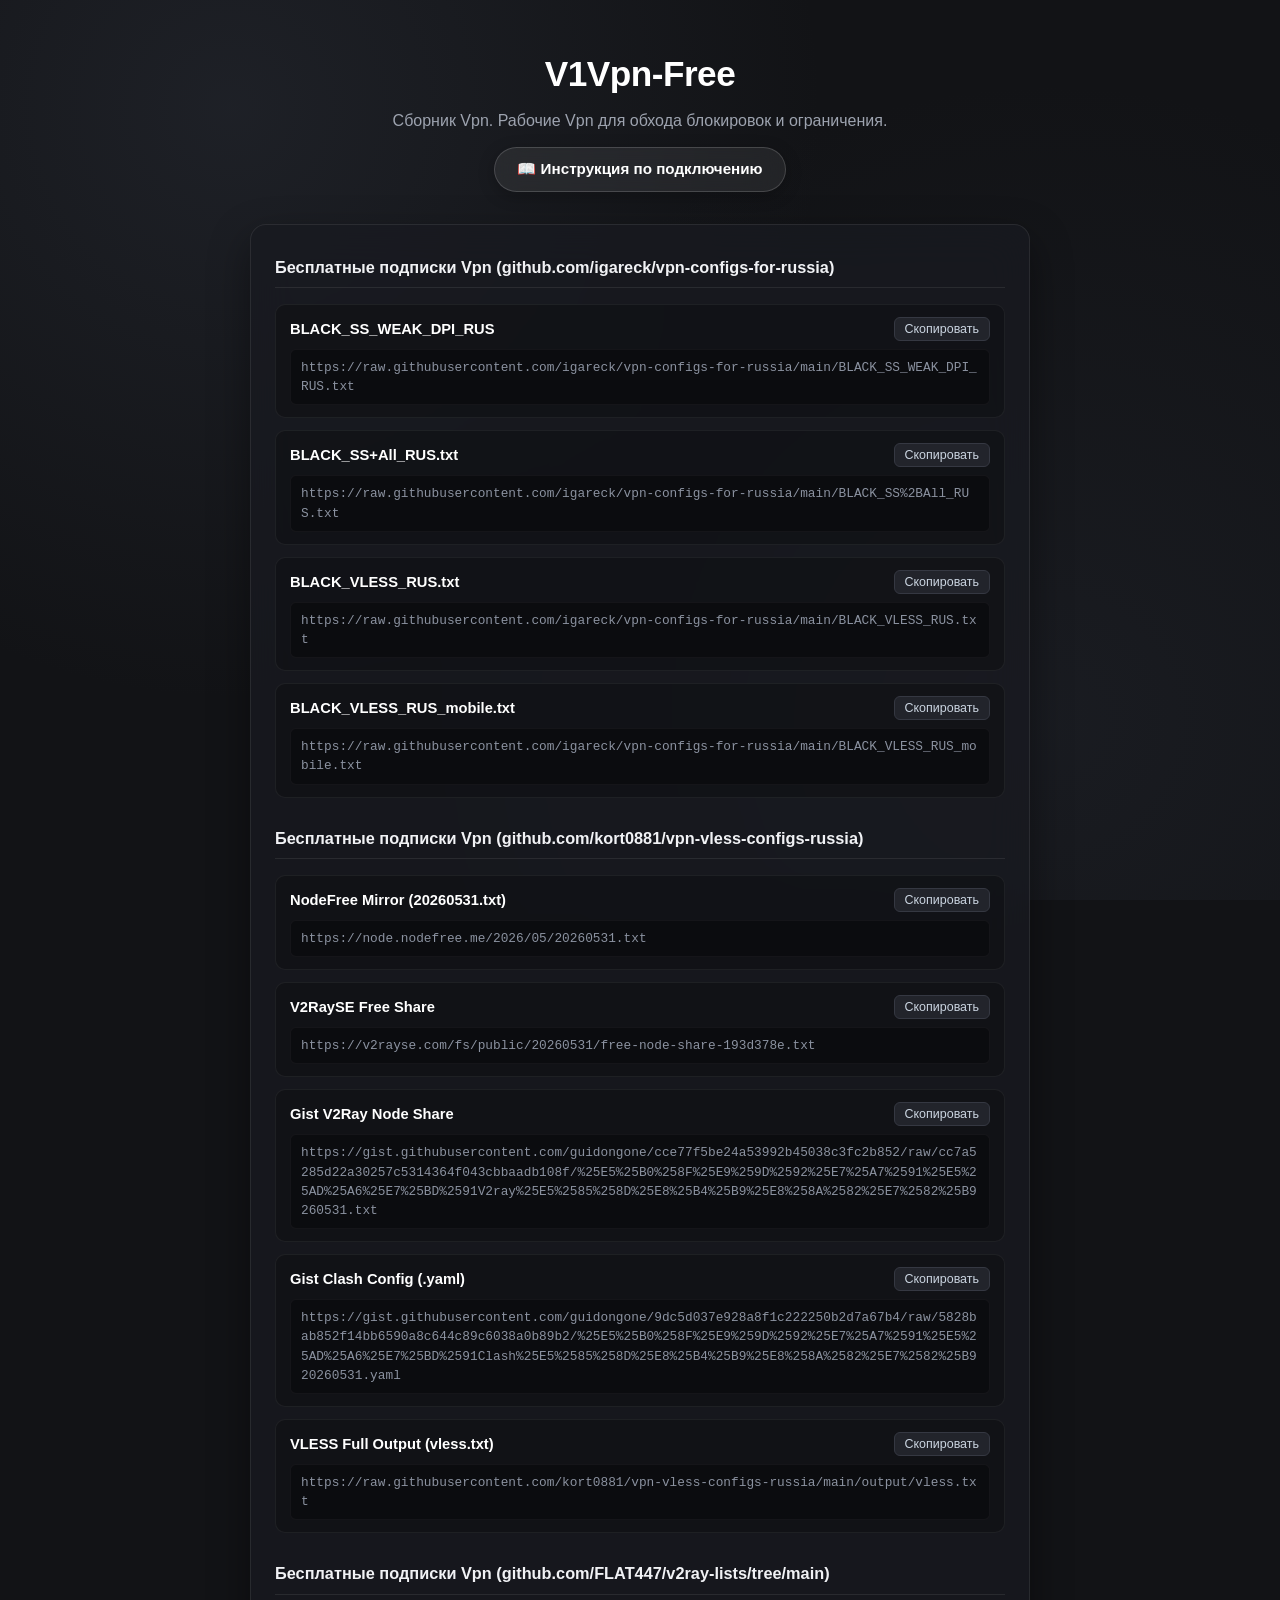
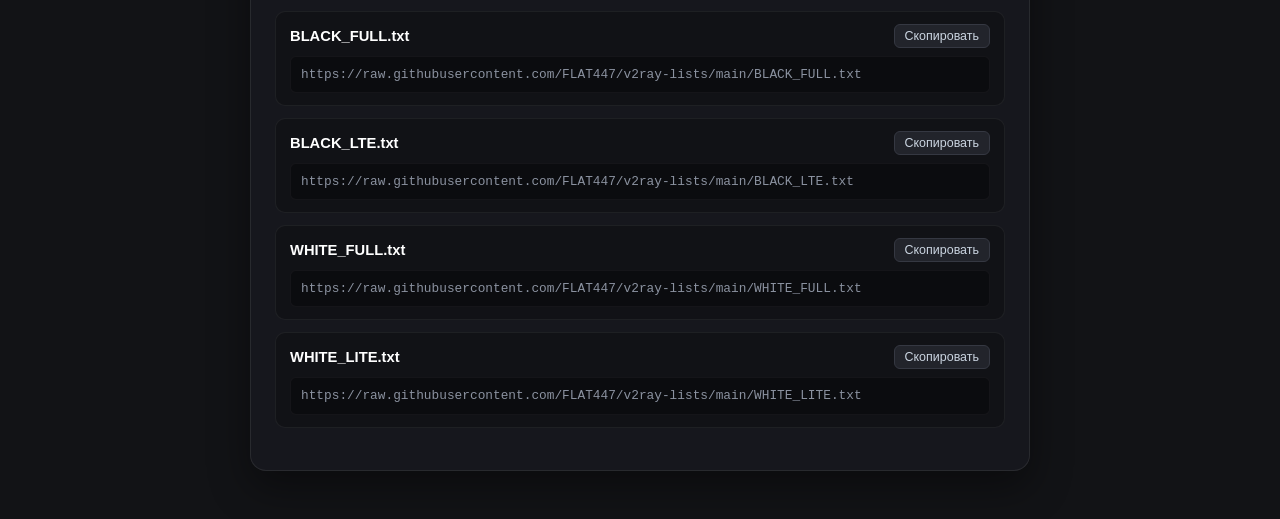
<file: index.html>
<!DOCTYPE html>
<html lang="ru">
<head>
    <meta charset="UTF-8">
    <meta name="viewport" content="width=device-width, initial-scale=1.0">
    <title>V1Vpn - Free</title>
    <link rel="stylesheet" href="static/css/style.css">
</head>
<body>
    <div class="container">
        <div class="header">
            <h1 class="title">V1Vpn-Free</h1>
            <p class="subtitle">Сборник Vpn. Рабочие Vpn для обхода блокировок и ограничения.</p>
            <a href="guide.html" class="guide-banner-btn">📖 Инструкция по подключению</a>
        </div>
        <div class="sub-key">
            <h4>Бесплатные подписки Vpn (github.com/igareck/vpn-configs-for-russia)</h4>

            <div class="sub-item">
                <div class="sub-info"><span class="sub-name">BLACK_SS_WEAK_DPI_RUS</span><button class="copy-btn" onclick="copyUrl(this)">Скопировать</button></div>
                <div class="sub-url">https://raw.githubusercontent.com/igareck/vpn-configs-for-russia/main/BLACK_SS_WEAK_DPI_RUS.txt</div>
            </div>
            <div class="sub-item">
                <div class="sub-info"><span class="sub-name">BLACK_SS+All_RUS.txt</span><button class="copy-btn" onclick="copyUrl(this)">Скопировать</button></div>
                <div class="sub-url">https://raw.githubusercontent.com/igareck/vpn-configs-for-russia/main/BLACK_SS%2BAll_RUS.txt</div>
            </div>
            <div class="sub-item">
                <div class="sub-info"><span class="sub-name">BLACK_VLESS_RUS.txt</span><button class="copy-btn" onclick="copyUrl(this)">Скопировать</button></div>
                <div class="sub-url">https://raw.githubusercontent.com/igareck/vpn-configs-for-russia/main/BLACK_VLESS_RUS.txt</div>
            </div>
            <div class="sub-item">
                <div class="sub-info"><span class="sub-name">BLACK_VLESS_RUS_mobile.txt</span><button class="copy-btn" onclick="copyUrl(this)">Скопировать</button></div>
                <div class="sub-url">https://raw.githubusercontent.com/igareck/vpn-configs-for-russia/main/BLACK_VLESS_RUS_mobile.txt</div>
            </div>
            <h4>Бесплатные подписки Vpn (github.com/kort0881/vpn-vless-configs-russia)</h4>

            <div class="sub-item">
                <div class="sub-info"><span class="sub-name">NodeFree Mirror (20260531.txt)</span><button class="copy-btn" onclick="copyUrl(this)">Скопировать</button></div>
                <div class="sub-url">https://node.nodefree.me/2026/05/20260531.txt</div>
            </div>
            <div class="sub-item">
                <div class="sub-info"><span class="sub-name">V2RaySE Free Share</span><button class="copy-btn" onclick="copyUrl(this)">Скопировать</button></div>
                <div class="sub-url">https://v2rayse.com/fs/public/20260531/free-node-share-193d378e.txt</div>
            </div>
            <div class="sub-item">
                <div class="sub-info"><span class="sub-name">Gist V2Ray Node Share</span><button class="copy-btn" onclick="copyUrl(this)">Скопировать</button></div>
                <div class="sub-url">https://gist.githubusercontent.com/guidongone/cce77f5be24a53992b45038c3fc2b852/raw/cc7a5285d22a30257c5314364f043cbbaadb108f/%25E5%25B0%258F%25E9%259D%2592%25E7%25A7%2591%25E5%25AD%25A6%25E7%25BD%2591V2ray%25E5%2585%258D%25E8%25B4%25B9%25E8%258A%2582%25E7%2582%25B9260531.txt</div>
            </div>
            <div class="sub-item">
                <div class="sub-info"><span class="sub-name">Gist Clash Config (.yaml)</span><button class="copy-btn" onclick="copyUrl(this)">Скопировать</button></div>
                <div class="sub-url">https://gist.githubusercontent.com/guidongone/9dc5d037e928a8f1c222250b2d7a67b4/raw/5828bab852f14bb6590a8c644c89c6038a0b89b2/%25E5%25B0%258F%25E9%259D%2592%25E7%25A7%2591%25E5%25AD%25A6%25E7%25BD%2591Clash%25E5%2585%258D%25E8%25B4%25B9%25E8%258A%2582%25E7%2582%25B920260531.yaml</div>
            </div>
            <div class="sub-item">
                <div class="sub-info"><span class="sub-name">VLESS Full Output (vless.txt)</span><button class="copy-btn" onclick="copyUrl(this)">Скопировать</button></div>
                <div class="sub-url">https://raw.githubusercontent.com/kort0881/vpn-vless-configs-russia/main/output/vless.txt</div>
            </div>
            <h4>Бесплатные подписки Vpn (github.com/FLAT447/v2ray-lists/tree/main)</h4>

            <div class="sub-item">
                <div class="sub-info"><span class="sub-name">BLACK_FULL.txt</span><button class="copy-btn" onclick="copyUrl(this)">Скопировать</button></div>
                <div class="sub-url">https://raw.githubusercontent.com/FLAT447/v2ray-lists/main/BLACK_FULL.txt</div>
            </div>
            <div class="sub-item">
                <div class="sub-info"><span class="sub-name">BLACK_LTE.txt</span><button class="copy-btn" onclick="copyUrl(this)">Скопировать</button></div>
                <div class="sub-url">https://raw.githubusercontent.com/FLAT447/v2ray-lists/main/BLACK_LTE.txt</div>
            </div>
            <div class="sub-item">
                <div class="sub-info"><span class="sub-name">WHITE_FULL.txt</span><button class="copy-btn" onclick="copyUrl(this)">Скопировать</button></div>
                <div class="sub-url">https://raw.githubusercontent.com/FLAT447/v2ray-lists/main/WHITE_FULL.txt</div>
            </div>
            <div class="sub-item">
                <div class="sub-info"><span class="sub-name">WHITE_LITE.txt</span><button class="copy-btn" onclick="copyUrl(this)">Скопировать</button></div>
                <div class="sub-url">https://raw.githubusercontent.com/FLAT447/v2ray-lists/main/WHITE_LITE.txt</div>
            </div>
        </div>
    </div>
    <div id="toast" class="toast">Ссылка скопирована в буфер!</div>
    <script src="static/js/main.js"></script>
</body>
</html>
</file>
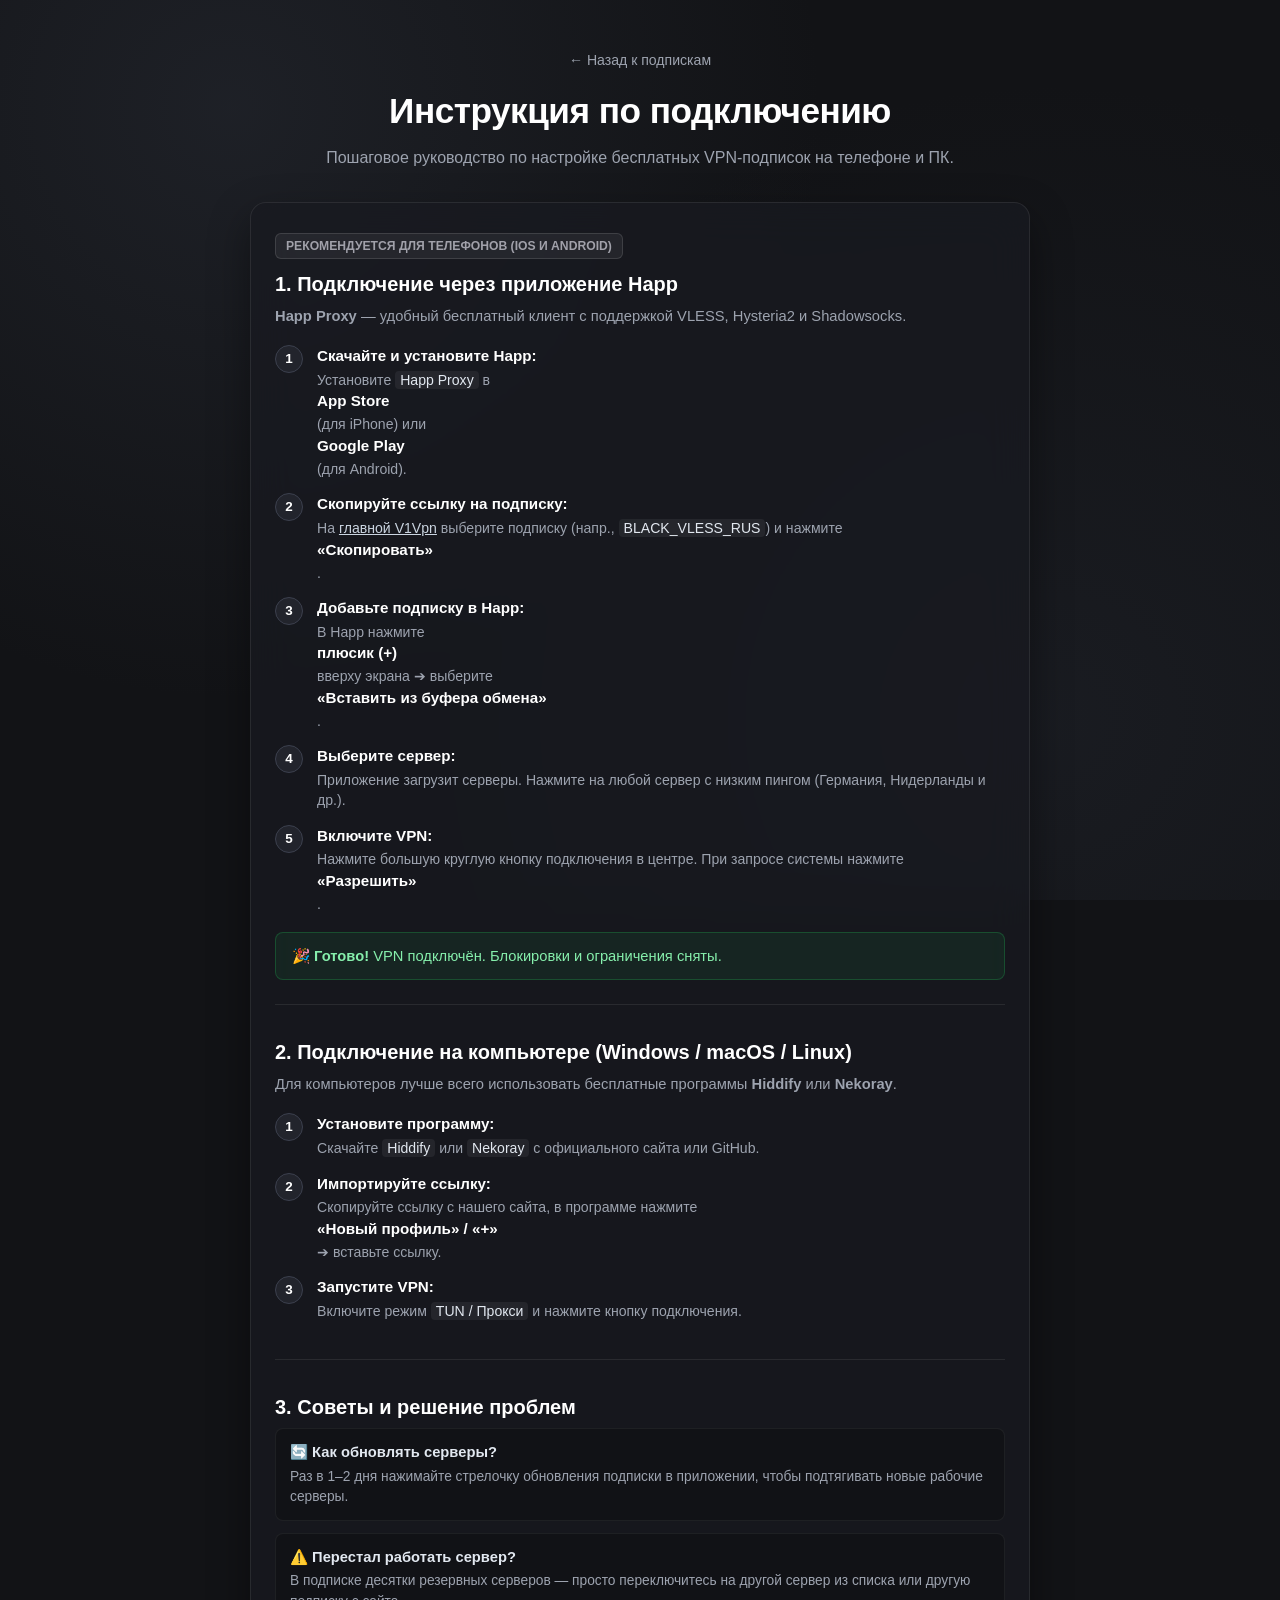
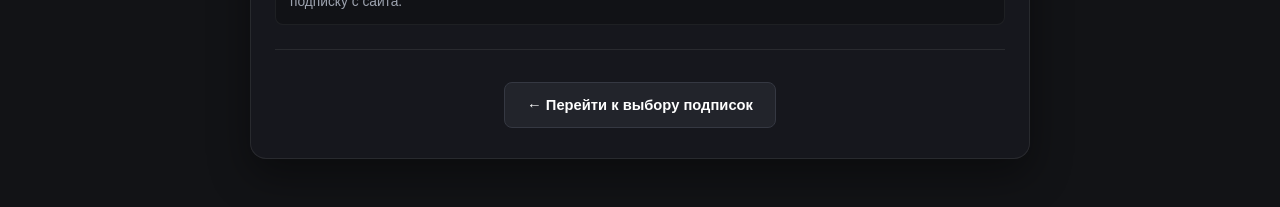
<file: guide.html>
<!DOCTYPE html>
<html lang="ru">
<head>
    <meta charset="UTF-8">
    <meta name="viewport" content="width=device-width, initial-scale=1.0">
    <title>Инструкция по подключению | V1Vpn - Free</title>
    <link rel="stylesheet" href="static/css/style.css">
</head>
<body>
    <div class="container">
        <div class="header">
            <a href="index.html" class="guide-back">← Назад к подпискам</a>
            <h1 class="title">Инструкция по подключению</h1>
            <p class="subtitle">Пошаговое руководство по настройке бесплатных VPN-подписок на телефоне и ПК.</p>
        </div>

        <div class="sub-key guide-content">
            <div class="guide-section">
                <div class="guide-badge">Рекомендуется для телефонов (iOS и Android)</div>
                <h3>1. Подключение через приложение Happ</h3>
                <p class="guide-desc"><strong>Happ Proxy</strong> — удобный бесплатный клиент с поддержкой VLESS, Hysteria2 и Shadowsocks.</p>
                <div class="guide-step"><div class="step-num">1</div><div class="step-body"><strong>Скачайте и установите Happ:</strong><p>Установите <em>Happ Proxy</em> в <strong>App Store</strong> (для iPhone) или <strong>Google Play</strong> (для Android).</p></div></div>
                <div class="guide-step"><div class="step-num">2</div><div class="step-body"><strong>Скопируйте ссылку на подписку:</strong><p>На <a href="index.html" class="inline-link">главной V1Vpn</a> выберите подписку (напр., <em>BLACK_VLESS_RUS</em>) и нажмите <strong>«Скопировать»</strong>.</p></div></div>
                <div class="guide-step"><div class="step-num">3</div><div class="step-body"><strong>Добавьте подписку в Happ:</strong><p>В Happ нажмите <strong>плюсик (+)</strong> вверху экрана ➔ выберите <strong>«Вставить из буфера обмена»</strong>.</p></div></div>
                <div class="guide-step"><div class="step-num">4</div><div class="step-body"><strong>Выберите сервер:</strong><p>Приложение загрузит серверы. Нажмите на любой сервер с низким пингом (Германия, Нидерланды и др.).</p></div></div>
                <div class="guide-step"><div class="step-num">5</div><div class="step-body"><strong>Включите VPN:</strong><p>Нажмите большую круглую кнопку подключения в центре. При запросе системы нажмите <strong>«Разрешить»</strong>.</p></div></div>
                <div class="guide-success">🎉 <strong>Готово!</strong> VPN подключён. Блокировки и ограничения сняты.</div>
            </div>

            <div class="guide-section">
                <h3>2. Подключение на компьютере (Windows / macOS / Linux)</h3>
                <p class="guide-desc">Для компьютеров лучше всего использовать бесплатные программы <strong>Hiddify</strong> или <strong>Nekoray</strong>.</p>
                <div class="guide-step"><div class="step-num">1</div><div class="step-body"><strong>Установите программу:</strong><p>Скачайте <em>Hiddify</em> или <em>Nekoray</em> с официального сайта или GitHub.</p></div></div>
                <div class="guide-step"><div class="step-num">2</div><div class="step-body"><strong>Импортируйте ссылку:</strong><p>Скопируйте ссылку с нашего сайта, в программе нажмите <strong>«Новый профиль» / «+»</strong> ➔ вставьте ссылку.</p></div></div>
                <div class="guide-step"><div class="step-num">3</div><div class="step-body"><strong>Запустите VPN:</strong><p>Включите режим <em>TUN / Прокси</em> и нажмите кнопку подключения.</p></div></div>
            </div>

            <div class="guide-section">
                <h3>3. Советы и решение проблем</h3>
                <div class="tips-list">
                    <div class="tip-item"><strong>🔄 Как обновлять серверы?</strong><p>Раз в 1–2 дня нажимайте стрелочку обновления подписки в приложении, чтобы подтягивать новые рабочие серверы.</p></div>
                    <div class="tip-item"><strong>⚠️ Перестал работать сервер?</strong><p>В подписке десятки резервных серверов — просто переключитесь на другой сервер из списка или другую подписку с сайта.</p></div>
                </div>
            </div>

            <div class="guide-footer-action">
                <a href="index.html" class="guide-primary-btn">← Перейти к выбору подписок</a>
            </div>
        </div>
    </div>
</body>
</html>
</file>
<file: static/css/style.css>
/* V1Vpn-Free: Серый минимализм с блюром */

:root {
    --bg: #121316;
    --card-bg: rgba(24, 26, 32, 0.75);
    --card-border: rgba(255, 255, 255, 0.08);
    --item-bg: rgba(16, 17, 21, 0.65);
    --item-border: rgba(255, 255, 255, 0.06);
    --text-primary: #ededef;
    --text-secondary: #9da3af;
    --btn-bg: #22242b;
    --btn-border: #353842;
    --btn-hover: #2e313b;
}

* { box-sizing: border-box; margin: 0; padding: 0; }

body {
    background-color: var(--bg);
    background-image: 
        radial-gradient(circle at 18% 12%, rgba(65, 72, 88, 0.25) 0%, transparent 45%),
        radial-gradient(circle at 82% 80%, rgba(45, 50, 62, 0.28) 0%, transparent 50%);
    background-attachment: fixed;
    color: var(--text-primary);
    font-family: -apple-system, BlinkMacSystemFont, "Segoe UI", Roboto, sans-serif;
    line-height: 1.5;
    padding: 48px 16px;
    min-height: 100vh;
    display: flex;
    justify-content: center;
}

.container { width: 100%; max-width: 780px; }

/* Шапка и заголовки */
.header { text-align: center; margin-bottom: 32px; }
.title { font-size: 2.2rem; font-weight: 700; color: #fff; letter-spacing: -0.5px; margin-bottom: 8px; }
.subtitle { color: var(--text-secondary); font-size: 1rem; }

/* Кнопка перехода к инструкции */
.guide-banner-btn {
    display: inline-flex; align-items: center; gap: 8px; margin-top: 14px;
    padding: 10px 22px; background: rgba(255, 255, 255, 0.07);
    border: 1px solid rgba(255, 255, 255, 0.16); border-radius: 30px;
    color: #fff; font-size: 0.95rem; font-weight: 600; text-decoration: none;
    backdrop-filter: blur(12px); -webkit-backdrop-filter: blur(12px);
    box-shadow: 0 4px 16px rgba(0, 0, 0, 0.25); transition: all 0.2s;
}
.guide-banner-btn:hover {
    background: rgba(255, 255, 255, 0.14); border-color: rgba(255, 255, 255, 0.3);
    transform: translateY(-2px); box-shadow: 0 8px 24px rgba(0, 0, 0, 0.35);
}

/* Карточка с размытым фоном */
.sub-key {
    background: var(--card-bg); border: 1px solid var(--card-border);
    backdrop-filter: blur(20px); -webkit-backdrop-filter: blur(20px);
    border-radius: 16px; padding: 30px 24px; box-shadow: 0 16px 40px rgba(0, 0, 0, 0.4);
    overflow: hidden;
}

.sub-key h4 {
    font-size: 1.02rem; font-weight: 600; color: #f1f2f5;
    margin-top: 28px; margin-bottom: 16px; padding-bottom: 8px;
    border-bottom: 1px solid var(--card-border);
}
.sub-key h4:first-child { margin-top: 0; }

/* Элементы подписок */
.sub-item {
    background: var(--item-bg); border: 1px solid var(--item-border);
    border-radius: 10px; padding: 12px 14px; margin-bottom: 12px;
    transition: all 0.2s ease;
}
.sub-item:hover { border-color: rgba(255, 255, 255, 0.15); background: rgba(22, 24, 30, 0.85); }
.sub-info { display: flex; justify-content: space-between; align-items: center; gap: 12px; margin-bottom: 8px; }
.sub-name { font-size: 0.92rem; font-weight: 600; color: #fff; }

.copy-btn {
    background: var(--btn-bg); border: 1px solid var(--btn-border);
    color: #cbd5e1; font-size: 0.78rem; font-weight: 500;
    padding: 4px 10px; border-radius: 6px; cursor: pointer; transition: all 0.2s; white-space: nowrap;
}
.copy-btn:hover { background: var(--btn-hover); color: #fff; }
.copy-btn.copied { background: #1f3328; border-color: #2d553f; color: #6ee7b7; }

.sub-url {
    font-family: ui-monospace, SFMono-Regular, monospace; font-size: 0.8rem;
    color: #8b92a0; background: rgba(10, 11, 14, 0.7);
    border: 1px solid rgba(255, 255, 255, 0.04); border-radius: 6px;
    padding: 8px 10px; word-break: break-all; overflow-wrap: anywhere; user-select: all;
}
.sub-item:hover .sub-url { color: #cbd5e1; }

/* Страница guide.html */
.guide-back { display: inline-flex; align-items: center; color: var(--text-secondary); text-decoration: none; font-size: 0.88rem; margin-bottom: 14px; }
.guide-back:hover { color: #fff; }
.guide-content { overflow: visible; }
.guide-section { margin-bottom: 32px; padding-bottom: 24px; border-bottom: 1px solid var(--card-border); }
.guide-section:last-of-type { margin-bottom: 16px; padding-bottom: 16px; border-bottom: none; }
.guide-badge {
    display: inline-block; background: rgba(255, 255, 255, 0.06); border: 1px solid rgba(255, 255, 255, 0.12);
    color: #a1a1aa; font-size: 0.76rem; font-weight: 600; text-transform: uppercase; padding: 3px 10px; border-radius: 6px; margin-bottom: 10px;
}
.guide-section h3 { font-size: 1.25rem; font-weight: 700; color: #fff; margin-bottom: 6px; }
.guide-desc { color: var(--text-secondary); font-size: 0.92rem; margin-bottom: 18px; }
.guide-step { display: flex; gap: 14px; margin-bottom: 14px; align-items: flex-start; }
.step-num {
    flex-shrink: 0; width: 28px; height: 28px; line-height: 26px; text-align: center;
    border-radius: 50%; background: #22242c; border: 1px solid #3c404e; color: #fff; font-weight: 700; font-size: 0.84rem;
}
.step-body strong { color: #fff; font-size: 0.95rem; display: block; margin-bottom: 2px; }
.step-body p { color: var(--text-secondary); font-size: 0.88rem; line-height: 1.45; }
.step-body em { color: #e2e8f0; font-style: normal; background: rgba(255, 255, 255, 0.06); padding: 1px 5px; border-radius: 4px; }
.inline-link { color: #cbd5e1; text-decoration: underline; }
.guide-success { background: rgba(34, 197, 94, 0.08); border: 1px solid rgba(34, 197, 94, 0.25); border-radius: 8px; padding: 12px 16px; color: #86efac; font-size: 0.92rem; margin-top: 18px; }
.tips-list { display: flex; flex-direction: column; gap: 12px; }
.tip-item { background: var(--item-bg); border: 1px solid var(--item-border); border-radius: 8px; padding: 12px 14px; }
.tip-item strong { color: #e2e8f0; font-size: 0.92rem; display: block; margin-bottom: 3px; }
.tip-item p { color: var(--text-secondary); font-size: 0.86rem; }
.guide-footer-action { text-align: center; margin-top: 24px; }
.guide-primary-btn { display: inline-block; background: var(--btn-bg); border: 1px solid var(--btn-border); color: #fff; padding: 11px 22px; border-radius: 8px; text-decoration: none; font-size: 0.92rem; font-weight: 600; }
.guide-primary-btn:hover { background: var(--btn-hover); border-color: rgba(255, 255, 255, 0.2); }

/* Всплывающее уведомление */
.toast {
    position: fixed; bottom: 24px; left: 50%; transform: translateX(-50%) translateY(40px);
    background: #1e2026; border: 1px solid #363a45; color: #f1f2f5; font-size: 0.86rem;
    padding: 10px 18px; border-radius: 8px; box-shadow: 0 10px 25px rgba(0, 0, 0, 0.5);
    opacity: 0; pointer-events: none; transition: all 0.25s ease;
}
.toast.show { transform: translateX(-50%) translateY(0); opacity: 1; }

/* Адаптив */
@media (max-width: 640px) {
    body { padding: 24px 12px; }
    .title { font-size: 1.75rem; }
    .sub-key { padding: 20px 14px; border-radius: 12px; }
    .sub-info { flex-wrap: wrap; }
    .copy-btn { margin-left: auto; }
    .guide-banner-btn { width: 100%; justify-content: center; }
}
</file>
